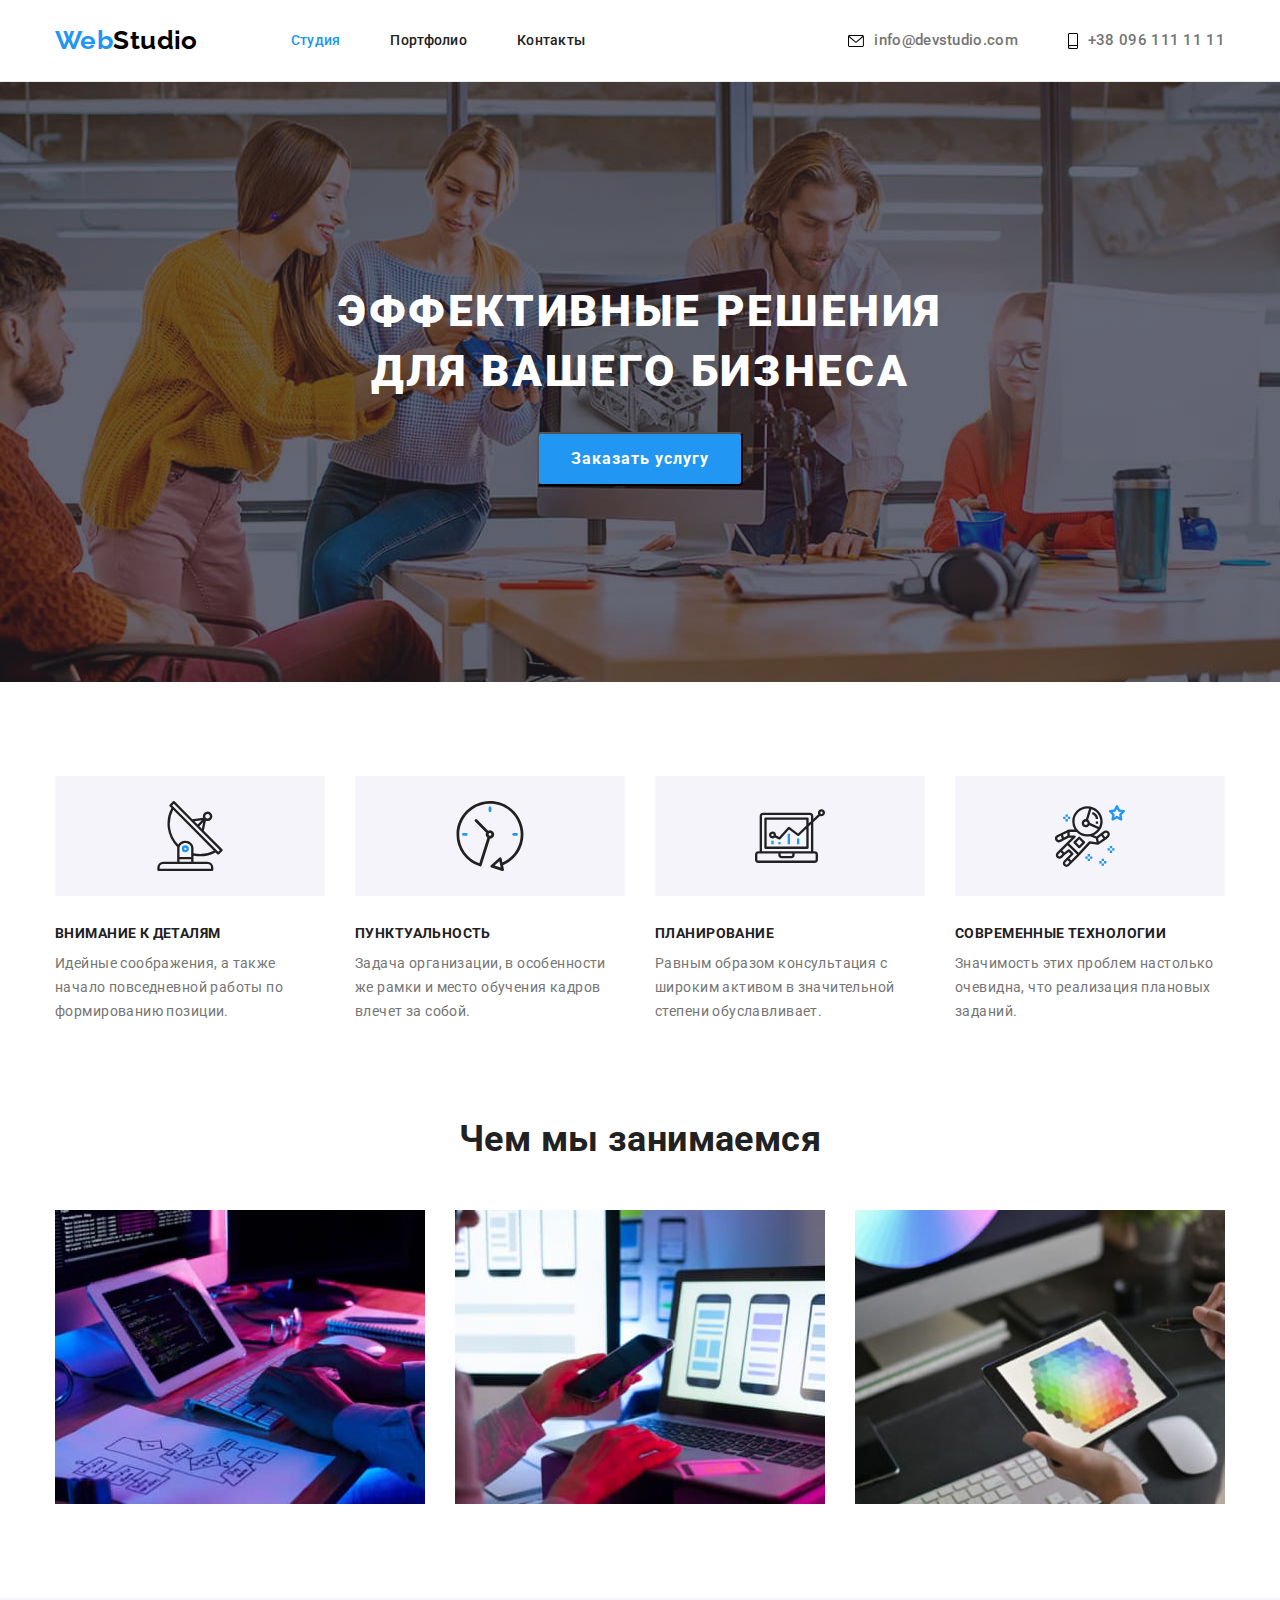
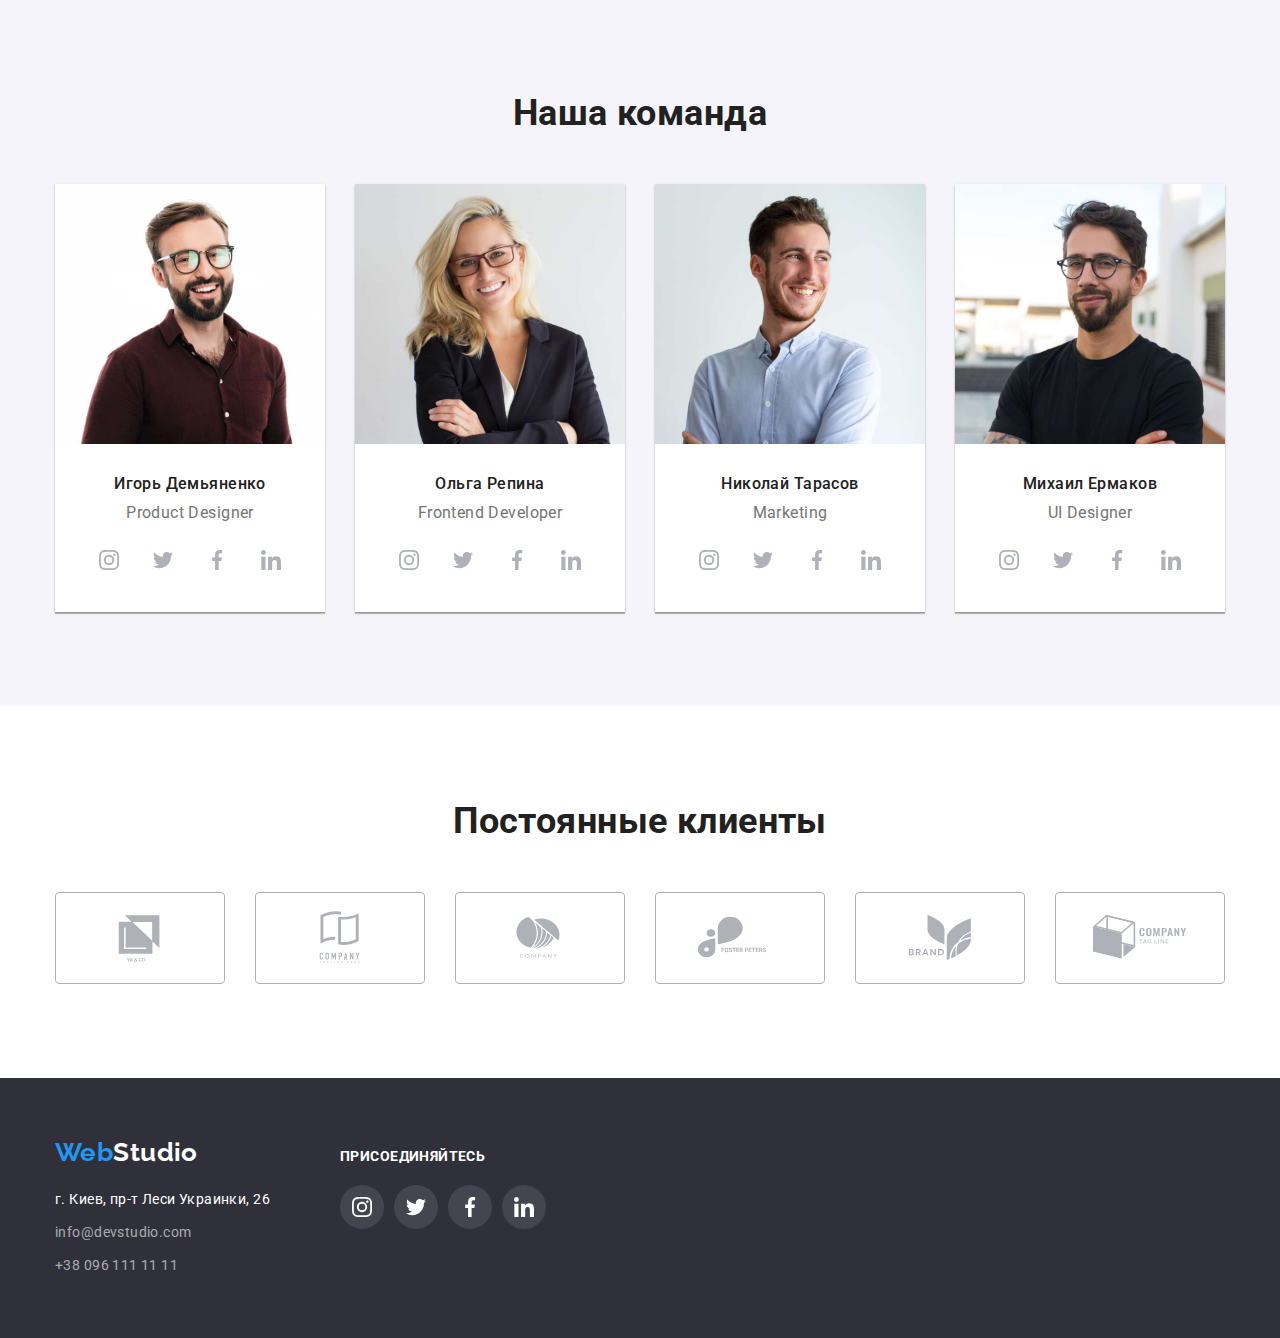
<file: index.html>
<!DOCTYPE html>
<html lang="ru">
  <head>
    <meta charset="UTF-8" />
    <meta http-equiv="X-UA-Compatible" content="IE=edge" />
    <meta name="viewport" content="width=device-width, initial-scale=1.0" />
    <title>Document</title>
    <link rel="preconnect" href="https://fonts.googleapis.com" />
    <link rel="preconnect" href="https://fonts.gstatic.com" crossorigin />
    <link
      href="https://fonts.googleapis.com/css2?family=Raleway:wght@700&family=Roboto:wght@400;500;700;900&display=swap"
      rel="stylesheet"
    />
    <link
      href="https://cdnjs.cloudflare.com/ajax/libs/modern-normalize/1.1.0/modern-normalize.min.css"
      rel="stylesheet"
    />
    <link rel="stylesheet" href="./css/styles.css" />
  </head>
  <body>
    <header class="header">
      <div class="container header-container">
        <nav class="main-nav">
          <a class="link logo" href="./index.html"><span class="logo-web">Web</span>Studio</a>
          <ul class="site-nav list">
            <li class="item"><a href="./index.html" class="link active">Студия</a></li>
            <li class="item"><a href="./portfolio.html" class="link">Портфолио</a></li>
            <li class="item"><a href="" class="link">Контакты</a></li>
          </ul>
        </nav>
        <ul class="address-nav list">
          <li class="item">
            <a href="mailto:info@devstudio.com" class="link mail-link">
              <svg class="icon-mail" width="16" height="12">
                <use href="./images/icons.svg#icon-envelope"></use>
              </svg>
              info@devstudio.com</a
            >
          </li>
          <li class="item">
            <a href="tel:+380961111111" class="link phone-link">
              <svg class="icon-phone" width="10" height="16">
                <use href="./images/icons.svg#icon-smartphone"></use>
              </svg>
              +38 096 111 11 11</a
            >
          </li>
        </ul>
      </div>
    </header>
    <main>
      <!-- Hero -->
      <section class="hero overlay">
        <div class="hero-title-container">
          <h1 class="hero-title">Эффективные решения для вашего бизнеса</h1>
        </div>
        <button type="button" class="hero-button">Заказать услугу</button>
      </section>
      <!-- Benefits section -->
      <section class="section">
        <div class="container">
          <h2 class="visually-hidden">Преимущества</h2>
          <ul class="list benefit-list">
            <li class="item">
              <div class="benefit-thumb">
                <svg width="70" height="70">
                  <use href="./images/icons.svg#icon-antenna"></use>
                </svg>
              </div>
              <h3 class="title">Внимание к деталям</h3>
              <p class="description">
                Идейные соображения, а также начало повседневной работы по формированию позиции.
              </p>
            </li>
            <li class="item">
              <div class="benefit-thumb">
                <svg width="70" height="70">
                  <use href="./images/icons.svg#icon-clock"></use>
                </svg>
              </div>
              <h3 class="title">Пунктуальность</h3>
              <p class="description">
                Задача организации, в особенности же рамки и место обучения кадров влечет за собой.
              </p>
            </li>
            <li class="item">
              <div class="benefit-thumb">
                <svg width="70" height="70">
                  <use href="./images/icons.svg#icon-diagram"></use>
                </svg>
              </div>
              <h3 class="title">Планирование</h3>
              <p class="description">
                Равным образом консультация с широким активом в значительной степени обуславливает.
              </p>
            </li>
            <li class="item">
              <div class="benefit-thumb">
                <svg width="70" height="70">
                  <use href="./images/icons.svg#icon-astronaut"></use>
                </svg>
              </div>
              <h3 class="title">Современные технологии</h3>
              <p class="description">
                Значимость этих проблем настолько очевидна, что реализация плановых заданий.
              </p>
            </li>
          </ul>
        </div>
      </section>
      <!-- Our work -->
      <section class="section no-top-padding">
        <div class="container">
          <h2 class="section-title centered">Чем мы занимаемся</h2>
          <ul class="list work-list">
            <li class="item">
              <a href=""
                ><img src="./images/work/laptop.jpg" alt="Laptop markup" width="370" height="294"
              /></a>
            </li>
            <li class="item">
              <a href=""
                ><img src="./images/work/mobile.jpg" alt="Mobile markup" width="370" height="294"
              /></a>
            </li>
            <li class="item">
              <a href=""
                ><img src="./images/work/tablet.jpg" alt="Tablet markup" width="370" height="294"
              /></a>
            </li>
          </ul>
        </div>
      </section>
      <!-- Our team -->
      <section class="section team">
        <div class="container">
          <h2 class="section-title centered">Наша команда</h2>
          <ul class="list team-list">
            <li class="item">
              <a href="" class="link"
                ><img
                  src="./images/team/team-IgorDemianenko.jpg"
                  alt="Игорь Демьяненко"
                  width="270"
                  height="260"
              /></a>
              <div class="team-item-bottom">
                <h3 class="name">Игорь Демьяненко</h3>
                <p class="profession">Product Designer</p>
                <ul class="list socials-list">
                  <li>
                    <a href="" class="link socials-link">
                      <svg class="icon-socials" width="20" height="20">
                        <use href="./images/icons.svg#icon-instagram"></use>
                      </svg>
                    </a>
                  </li>
                  <li>
                    <a href="" class="link socials-link">
                      <svg class="icon-socials" width="20" height="20">
                        <use href="./images/icons.svg#icon-twitter"></use>
                      </svg>
                    </a>
                  </li>
                  <li>
                    <a href="" class="link socials-link">
                      <svg class="icon-socials" width="20" height="20">
                        <use href="./images/icons.svg#icon-facebook"></use>
                      </svg>
                    </a>
                  </li>
                  <li>
                    <a href="" class="link socials-link">
                      <svg class="icon-socials" width="20" height="20">
                        <use href="./images/icons.svg#icon-linkedin"></use>
                      </svg>
                    </a>
                  </li>
                </ul>
              </div>
            </li>
            <li class="item">
              <a href=""
                ><img
                  src="./images/team/team-OlgaRepina.jpg"
                  alt="Ольга Репина"
                  width="270"
                  height="260"
              /></a>
              <div class="team-item-bottom">
                <h3 class="name">Ольга Репина</h3>
                <p class="profession">Frontend Developer</p>
                <ul class="list socials-list">
                  <li>
                    <a href="" class="link socials-link">
                      <svg class="icon-socials" width="20" height="20">
                        <use href="./images/icons.svg#icon-instagram"></use>
                      </svg>
                    </a>
                  </li>
                  <li>
                    <a href="" class="link socials-link">
                      <svg class="icon-socials" width="20" height="20">
                        <use href="./images/icons.svg#icon-twitter"></use>
                      </svg>
                    </a>
                  </li>
                  <li>
                    <a href="" class="link socials-link">
                      <svg class="icon-socials" width="20" height="20">
                        <use href="./images/icons.svg#icon-facebook"></use>
                      </svg>
                    </a>
                  </li>
                  <li>
                    <a href="" class="link socials-link">
                      <svg class="icon-socials" width="20" height="20">
                        <use href="./images/icons.svg#icon-linkedin"></use>
                      </svg>
                    </a>
                  </li>
                </ul>
              </div>
            </li>
            <li class="item">
              <a href=""
                ><img
                  src="./images/team/team-NikolajTarasov.jpg"
                  alt="Николай Тарасов"
                  width="270"
                  height="260"
              /></a>
              <div class="team-item-bottom">
                <h3 class="name">Николай Тарасов</h3>
                <p class="profession">Marketing</p>
                <ul class="list socials-list">
                  <li>
                    <a href="" class="link socials-link">
                      <svg class="icon-socials" width="20" height="20">
                        <use href="./images/icons.svg#icon-instagram"></use>
                      </svg>
                    </a>
                  </li>
                  <li>
                    <a href="" class="link socials-link">
                      <svg class="icon-socials" width="20" height="20">
                        <use href="./images/icons.svg#icon-twitter"></use>
                      </svg>
                    </a>
                  </li>
                  <li>
                    <a href="" class="link socials-link">
                      <svg class="icon-socials" width="20" height="20">
                        <use href="./images/icons.svg#icon-facebook"></use>
                      </svg>
                    </a>
                  </li>
                  <li>
                    <a href="" class="link socials-link">
                      <svg class="icon-socials" width="20" height="20">
                        <use href="./images/icons.svg#icon-linkedin"></use>
                      </svg>
                    </a>
                  </li>
                </ul>
              </div>
            </li>
            <li class="item">
              <a href=""
                ><img
                  src="./images/team/team-MihailErmakov.jpg"
                  alt="Михаил Ермаков"
                  width="270"
                  height="260"
              /></a>
              <div class="team-item-bottom">
                <h3 class="name">Михаил Ермаков</h3>
                <p class="profession">UI Designer</p>
                <ul class="list socials-list">
                  <li>
                    <a href="" class="link socials-link">
                      <svg class="icon-socials" width="20" height="20">
                        <use href="./images/icons.svg#icon-instagram"></use>
                      </svg>
                    </a>
                  </li>
                  <li>
                    <a href="" class="link socials-link">
                      <svg class="icon-socials" width="20" height="20">
                        <use href="./images/icons.svg#icon-twitter"></use>
                      </svg>
                    </a>
                  </li>
                  <li>
                    <a href="" class="link socials-link">
                      <svg class="icon-socials" width="20" height="20">
                        <use href="./images/icons.svg#icon-facebook"></use>
                      </svg>
                    </a>
                  </li>
                  <li>
                    <a href="" class="link socials-link">
                      <svg class="icon-socials" width="20" height="20">
                        <use href="./images/icons.svg#icon-linkedin"></use>
                      </svg>
                    </a>
                  </li>
                </ul>
              </div>
            </li>
          </ul>
        </div>
      </section>
      <!-- Our clients -->
      <section class="section clients">
        <div class="container">
          <h2 class="section-title centered">Постоянные клиенты</h2>
          <ul class="list client-list">
            <li class="item">
              <a href="" class="link client-link">
                <svg class="icon-client" width="106" height="60">
                  <use href="./images/icons.svg#icon-client1"></use>
                </svg>
              </a>
            </li>
            <li class="item">
              <a href="" class="link client-link">
                <svg class="icon-client" width="106" height="60">
                  <use href="./images/icons.svg#icon-client2"></use>
                </svg>
              </a>
            </li>
            <li class="item">
              <a href="" class="link client-link">
                <svg class="icon-client" width="106" height="60">
                  <use href="./images/icons.svg#icon-client3"></use>
                </svg>
              </a>
            </li>
            <li class="item">
              <a href="" class="link client-link">
                <svg class="icon-client" width="106" height="60">
                  <use href="./images/icons.svg#icon-client4"></use>
                </svg>
              </a>
            </li>
            <li class="item">
              <a href="" class="link client-link">
                <svg class="icon-client" width="106" height="60">
                  <use href="./images/icons.svg#icon-client5"></use>
                </svg>
              </a>
            </li>
            <li class="item">
              <a href="" class="link client-link">
                <svg class="icon-client" width="106" height="60">
                  <use href="./images/icons.svg#icon-client6"></use>
                </svg>
              </a>
            </li>
          </ul>
        </div>
      </section>
    </main>
    <footer class="footer">
      <div class="container footer-container">
        <div class="address-box">
          <a class="link footer-logo" href="./index.html"
            ><span class="logo-web">Web</span>Studio</a
          >
          <ul class="footer-address-nav list">
            <li class="footer-item">
              <address class="link address">г. Киев, пр-т Леси Украинки, 26</address>
            </li>
            <li class="footer-item">
              <a href="mailto:info@devstudio.com" class="link">info@devstudio.com</a>
            </li>
            <li class="footer-item">
              <a href="tel:+380961111111" class="link">+38 096 111 11 11</a>
            </li>
          </ul>
        </div>
        <div class="soicals-box">
          <h3 class="socials-title">Присоединяйтесь</h3>
          <ul class="list socials-list">
            <li>
              <a href="" class="link socials-link footer-socials-link">
                <svg class="icon-socials icon-footer-socials" width="20" height="20">
                  <use href="./images/icons.svg#icon-instagram"></use>
                </svg>
              </a>
            </li>
            <li>
              <a href="" class="link socials-link footer-socials-link">
                <svg class="icon-socials icon-footer-socials" width="20" height="20">
                  <use href="./images/icons.svg#icon-twitter"></use>
                </svg>
              </a>
            </li>
            <li>
              <a href="" class="link socials-link footer-socials-link">
                <svg class="icon-socials icon-footer-socials" width="20" height="20">
                  <use href="./images/icons.svg#icon-facebook"></use>
                </svg>
              </a>
            </li>
            <li>
              <a href="" class="link socials-link footer-socials-link">
                <svg class="icon-socials icon-footer-socials" width="20" height="20">
                  <use href="./images/icons.svg#icon-linkedin"></use>
                </svg>
              </a>
            </li>
          </ul>
        </div>
      </div>
    </footer>
  </body>
</html>
</file>
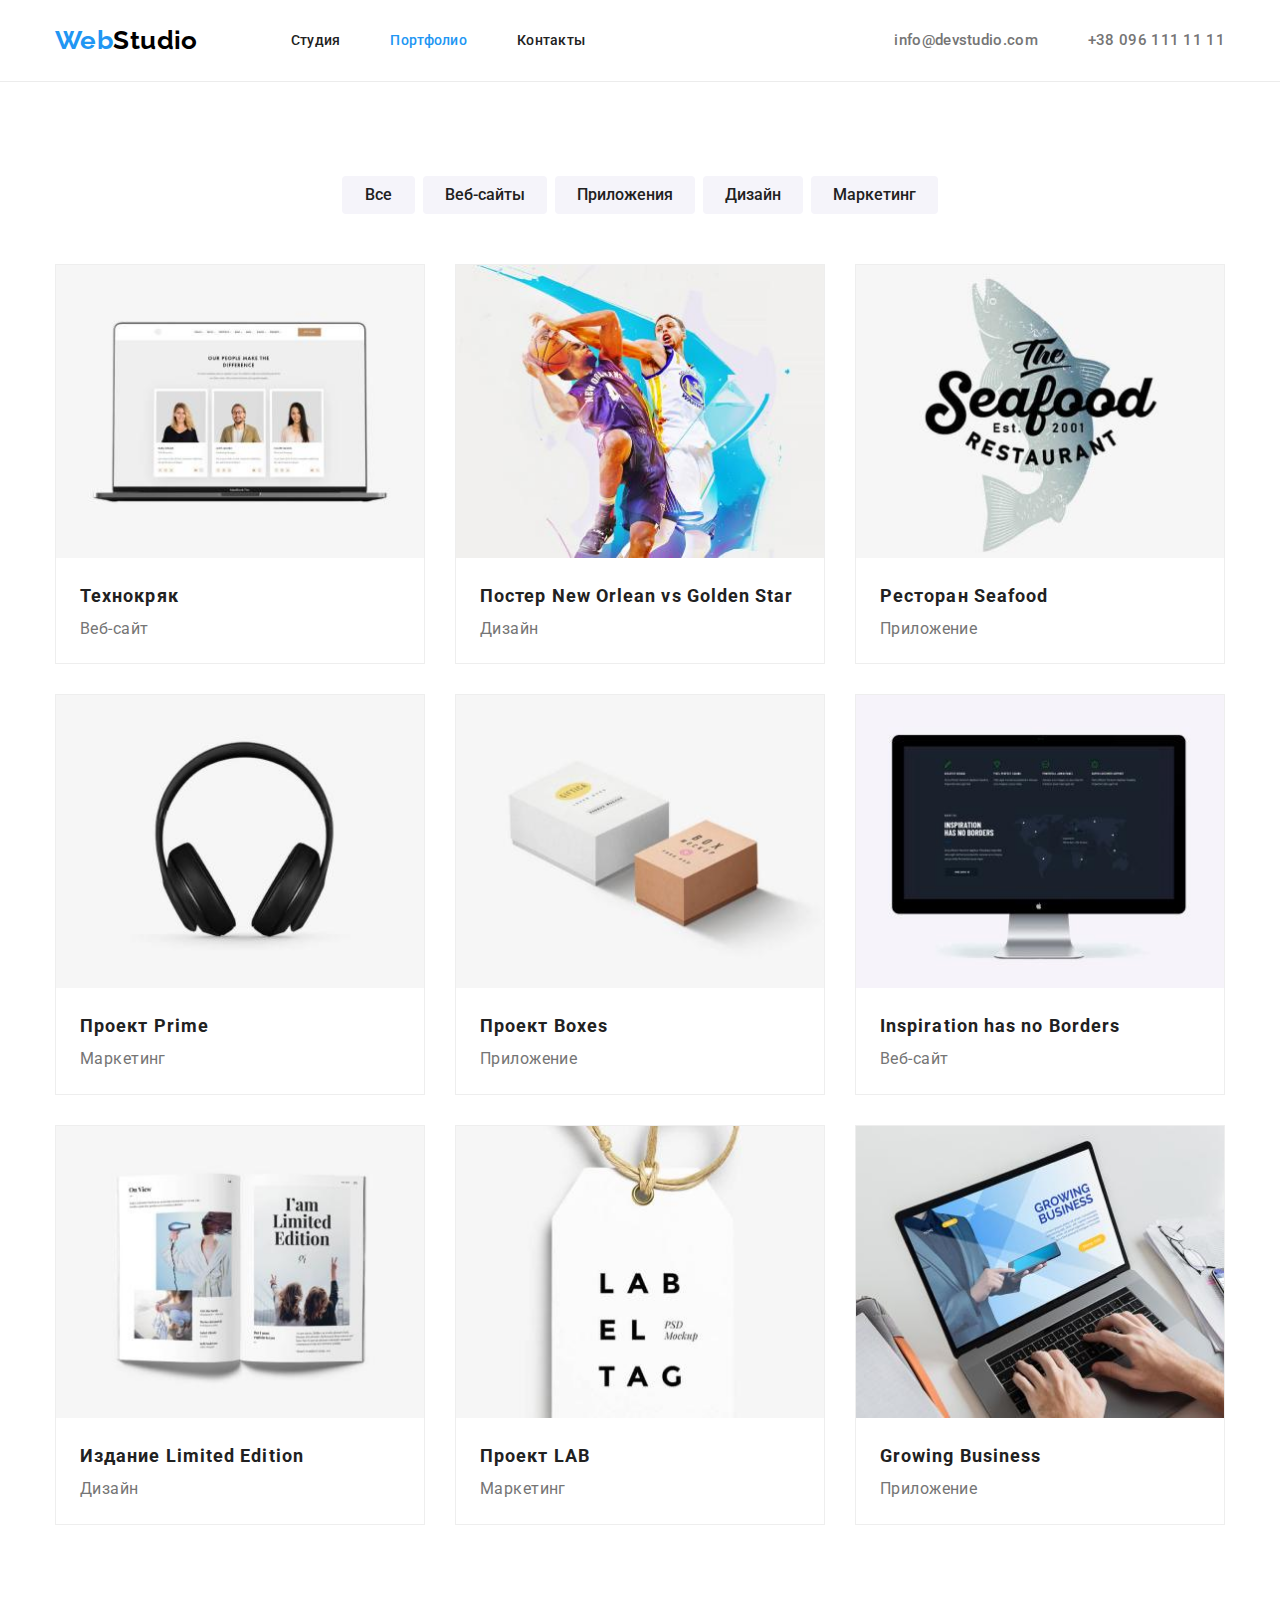
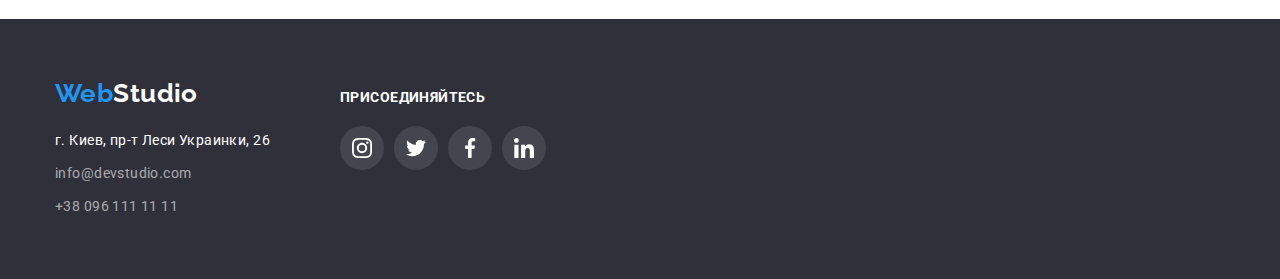
<file: portfolio.html>
<!DOCTYPE html>
<html lang="ru">
  <head>
    <meta charset="UTF-8" />
    <meta http-equiv="X-UA-Compatible" content="IE=edge" />
    <meta name="viewport" content="width=device-width, initial-scale=1.0" />
    <title>Document</title>
    <link rel="preconnect" href="https://fonts.googleapis.com" />
    <link rel="preconnect" href="https://fonts.gstatic.com" crossorigin />
    <link
      href="https://fonts.googleapis.com/css2?family=Raleway:wght@700&family=Roboto:wght@400;500;700;900&display=swap"
      rel="stylesheet"
    />
    <link
      rel="stylesheet"
      href="https://cdnjs.cloudflare.com/ajax/libs/modern-normalize/1.1.0/modern-normalize.min.css"
    />
    <link rel="stylesheet" href="./css/styles.css" />
  </head>
  <body>
    <header class="header">
      <div class="container header-container">
        <nav class="main-nav">
          <a class="link logo" href="./index.html"><span class="logo-web">Web</span>Studio</a>
          <ul class="site-nav list">
            <li class="item"><a href="./index.html" class="link">Студия</a></li>
            <li class="item"><a href="./portfolio.html" class="link active">Портфолио</a></li>
            <li class="item"><a href="" class="link">Контакты</a></li>
          </ul>
        </nav>
        <ul class="address-nav list">
          <li class="item">
            <a href="mailto:info@devstudio.com" class="link">info@devstudio.com</a>
          </li>
          <li class="item"><a href="tel:+380961111111" class="link">+38 096 111 11 11</a></li>
        </ul>
      </div>
    </header>
    <main>
      <!-- Projects -->
      <section class="section">
        <div class="container">
          <h1 class="section-title visually-hidden">Наши проекты</h1>
          <ul class="list filter-list">
            <li class="item"><button type="button" class="button">Все</button></li>
            <li class="item"><button type="button" class="button">Веб-сайты</button></li>
            <li class="item"><button type="button" class="button">Приложения</button></li>
            <li class="item"><button type="button" class="button">Дизайн</button></li>
            <li class="item"><button type="button" class="button">Маркетинг</button></li>
          </ul>
          <ul class="list project-list">
            <li class="item">
              <a href="" class="link">
                <img
                  src="./images/projects/projects-img1.jpg"
                  alt="Портфолио членов команды"
                  width="370"
                  height="294"
                />
                <div class="project-item-bottom">
                  <h2 class="title">Технокряк</h2>
                  <p class="description">Веб-сайт</p>
                </div>
              </a>
            </li>
            <li class="item">
              <a href="" class="link">
                <img
                  src="./images/projects/projects-img2.jpg"
                  alt="Баскетбольный постер"
                  width="370"
                  height="294"
                />
                <div class="project-item-bottom">
                  <h2 class="title">Постер New Orlean vs Golden Star</h2>
                  <p class="description">Дизайн</p>
                </div>
              </a>
            </li>
            <li class="item">
              <a href="" class="link">
                <img
                  src="./images/projects/projects-img3.jpg"
                  alt="Логотип ресторана"
                  width="370"
                  height="294"
                />
                <div class="project-item-bottom">
                  <h2 class="title">Ресторан Seafood</h2>
                  <p class="description">Приложение</p>
                </div>
              </a>
            </li>
            <li class="item">
              <a href="" class="link">
                <img
                  src="./images/projects/projects-img4.jpg"
                  alt="Наушники"
                  width="370"
                  height="294"
                />
                <div class="project-item-bottom">
                  <h2 class="title">Проект Prime</h2>
                  <p class="description">Маркетинг</p>
                </div>
              </a>
            </li>
            <li class="item">
              <a href="" class="link">
                <img
                  alt="Коробки"
                  src="./images/projects/projects-img5.jpg"
                  width="370"
                  height="294"
                />
                <div class="project-item-bottom">
                  <h2 class="title">Проект Boxes</h2>
                  <p class="description">Приложение</p>
                </div>
              </a>
            </li>
            <li class="item">
              <a href="" class="link">
                <img
                  src="./images/projects/projects-img6.jpg"
                  alt="Монитор"
                  width="370"
                  height="294"
                />
                <div class="project-item-bottom">
                  <h2 class="title">Inspiration has no Borders</h2>
                  <p class="description">Веб-сайт</p>
                </div>
              </a>
            </li>
            <li class="item">
              <a href="" class="link">
                <img
                  src="./images/projects/projects-img7.jpg"
                  alt="Книга"
                  width="370"
                  height="294"
                />
                <div class="project-item-bottom">
                  <h2 class="title">Издание Limited Edition</h2>
                  <p class="description">Дизайн</p>
                </div>
              </a>
            </li>
            <li class="item">
              <a href="" class="link">
                <img
                  src="./images/projects/projects-img8.jpg"
                  alt="Визитка"
                  width="370"
                  height="294"
                />
                <div class="project-item-bottom">
                  <h2 class="title">Проект LAB</h2>
                  <p class="description">Маркетинг</p>
                </div>
              </a>
            </li>
            <li class="item">
              <a href="" class="link">
                <img
                  src="./images/projects/projects-img9.jpg"
                  alt="Ноутбук"
                  width="370"
                  height="294"
                />
                <div class="project-item-bottom">
                  <h2 class="title">Growing Business</h2>
                  <p class="description">Приложение</p>
                </div>
              </a>
            </li>
          </ul>
        </div>
      </section>
    </main>
    <footer class="footer">
      <div class="container footer-container">
        <div class="address-box">
          <a class="link footer-logo" href="./index.html"
            ><span class="logo-web">Web</span>Studio</a
          >
          <ul class="footer-address-nav list">
            <li class="footer-item">
              <address class="link address">г. Киев, пр-т Леси Украинки, 26</address>
            </li>
            <li class="footer-item">
              <a href="mailto:info@devstudio.com" class="link">info@devstudio.com</a>
            </li>
            <li class="footer-item">
              <a href="tel:+380961111111" class="link">+38 096 111 11 11</a>
            </li>
          </ul>
        </div>
        <div class="soicals-box">
          <h3 class="socials-title">Присоединяйтесь</h3>
          <ul class="list socials-list">
            <li>
              <a href="" class="link socials-link footer-socials-link">
                <svg class="icon-socials icon-footer-socials" width="20" height="20">
                  <use href="./images/icons.svg#icon-instagram"></use>
                </svg>
              </a>
            </li>
            <li>
              <a href="" class="link socials-link footer-socials-link">
                <svg class="icon-socials icon-footer-socials" width="20" height="20">
                  <use href="./images/icons.svg#icon-twitter"></use>
                </svg>
              </a>
            </li>
            <li>
              <a href="" class="link socials-link footer-socials-link">
                <svg class="icon-socials icon-footer-socials" width="20" height="20">
                  <use href="./images/icons.svg#icon-facebook"></use>
                </svg>
              </a>
            </li>
            <li>
              <a href="" class="link socials-link footer-socials-link">
                <svg class="icon-socials icon-footer-socials" width="20" height="20">
                  <use href="./images/icons.svg#icon-linkedin"></use>
                </svg>
              </a>
            </li>
          </ul>
        </div>
      </div>
    </footer>
  </body>
</html>
</file>
<file: css/styles.css>
:root {
  --primary-text-color: #757575;
  --title-text-color: #212121;
  --accent-color: #2196f3;
  --primary-white-color: #ffffff;
  --primary-bg-color: #f5f4fa;
  --secondary-bg-color: #2f303a;
}

/* Reset styles */
h1,
h2,
h3,
h4,
h5,
h6,
p {
  margin: 0;
}

img {
  display: block;
  max-width: 100%;
  height: auto;
}

body {
  background-color: var(--primary-white-color);
  color: var(--primary-text-color);

  font-family: Roboto, sans-serif;
  letter-spacing: 0.03em;
  font-size: 14px;
}

.container {
  width: 1200px;
  padding-left: 15px;
  padding-right: 15px;
  margin: 0 auto;
}

.visually-hidden {
  clip: rect(0 0 0 0);
  clip-path: inset(50%);
  height: 1px;
  overflow: hidden;
  position: absolute;
  white-space: nowrap;
  width: 1px;
}

/* List */

.list {
  margin: 0;
  padding: 0;
  list-style: none;
}

/* Link */

.link {
  text-decoration: none;
}

/* Button */

.button {
  min-width: 73px;
  padding: 6px 22px;
  border: none;
  border-radius: 4px;
  cursor: pointer;
  background-color: var(--primary-bg-color);
  color: var(--title-text-color);
  font-family: Roboto;
  font-weight: 500;
  font-size: 16px;
  line-height: 1.63;
  text-align: center;
}

.button.primary {
  background-color: var(--accent-color);
  color: var(--primary-white-color);
}

.button.secondary {
  background-color: var(--primary-bg-color);
  color: var(--title-text-color);
}

.button:hover,
.button:focus {
  background-color: var(--accent-color);
  color: var(--primary-white-color);
  box-shadow: 0px 2px 2px 0px #0000001f, 0px 1px 2px 0px #00000014, 0px 3px 1px 0px #0000001a;
}

/* Logo */

.logo {
  margin-right: 93px;
  padding-top: 24px;
  padding-bottom: 25px;

  color: #000000;
  font-family: Raleway;
  font-weight: 700;
  font-size: 26px;
  line-height: 1.19;
}

.logo-web {
  color: var(--accent-color);
}

/* Header */

.header {
  border-bottom: 1px solid #ececec;
}

/* Main nav */

.header-container {
  display: flex;
  align-items: center;
}

.main-nav {
  display: flex;
  align-items: center;
}

/* Site nav */

.site-nav {
  display: flex;
}

.site-nav .item + .item {
  margin-left: 50px;
}

.site-nav .link {
  display: block;
  padding-top: 32px;
  padding-bottom: 32px;

  color: var(--title-text-color);
  font-weight: 500;
  line-height: 1.14;
  letter-spacing: 0.02em;
}

.site-nav .active {
  color: var(--accent-color);
}

.site-nav .link:hover,
.site-nav .link:focus {
  color: var(--accent-color);
}

.address-nav {
  display: flex;
  margin-left: auto;
}

.address-nav .item + .item {
  display: block;
  margin-left: 50px;
}

.address-nav .link {
  display: block;
  padding-top: 32px;
  padding-bottom: 32px;

  color: var(--primary-text-color);
  font-weight: 500;
  font-size: 15px;
  line-height: 1.14;
  letter-spacing: 0.02em;
}

.address-nav .link {
  display: flex;
  align-items: center;
}

.address-nav .link:hover,
.address-nav .link:focus {
  color: var(--accent-color);
}

.mail-link:hover .icon-mail,
.mail-link:focus .icon-mail {
  fill: var(--accent-color);
}

.phone-link:hover .icon-phone,
.phone-link:focus .icon-phone {
  fill: var(--accent-color);
}

.icon-mail,
.icon-phone {
  margin-right: 10px;
}

/* Hero */

.overlay {
  max-width: 1600px;
  height: 600px;
  margin: 0 auto;
  background-repeat: no-repeat;
  background-image: linear-gradient(to right, rgba(47, 48, 58, 0.4), rgba(47, 48, 58, 0.4)),
    url(../images/hero-image.jpg);
  background-position: center;
  background-size: cover;
}

.hero {
  padding-top: 200px;
  padding-bottom: 200px;
  text-align: center;
}
.hero-title-container {
  width: 696px;
  margin-right: auto;
  margin-left: auto;
  margin-bottom: 30px;
}

.hero-title {
  margin-top: 0;
  margin-bottom: 30px;

  color: var(--primary-white-color);
  font-weight: 900;
  font-size: 44px;
  line-height: 1.36;
  text-align: center;
  letter-spacing: 0.06em;
  text-transform: uppercase;
}

.hero-button {
  display: inline-block;
  border-radius: 4px;
  padding: 10px 32px;
  min-width: 200px;

  cursor: pointer;
  color: var(--primary-white-color);
  font-weight: 700;
  font-size: 16px;
  line-height: 1.88;
  letter-spacing: 0.06em;
  background-color: var(--accent-color);
  text-align: center;
}

.hero-button:hover {
  background-color: #188ce8;
}

/* Section */

.section {
  padding-top: 94px;
  padding-bottom: 94px;
}

.section.no-top-padding {
  padding-top: 0;
}

.section-title {
  margin-top: 0;
  margin-bottom: 50px;

  color: var(--title-text-color);
  font-weight: 700;
  font-size: 36px;
  line-height: 1.17;
  text-align: center;
}

.section-title.centered {
  text-align: center;
}

/* Benefits */

.benefit-list {
  display: flex;
  flex-wrap: wrap;
  margin-left: -30px;
}

.benefit-list .item {
  width: 270px;
  margin-left: 30px;
}

.benefit-thumb {
  display: flex;
  height: 120px;
  justify-content: center;
  align-items: center;
  background-color: var(--primary-bg-color);
}

.benefit-list .title {
  margin-top: 30px;
  margin-bottom: 10px;

  color: var(--title-text-color);
  font-weight: 700;
  font-size: 14px;
  line-height: 1.14;
  text-transform: uppercase;
}

.benefit-list .description {
  line-height: 1.71;
}

/* Work */

.work-list {
  display: flex;
  flex-wrap: wrap;
  margin-left: -30px;
}

.work-list .item {
  margin-left: 30px;
}

/* Team */

.team {
  background-color: var(--primary-bg-color);
}

.team-list {
  display: flex;
  flex-wrap: wrap;
  margin-left: -30px;
}

.team-list .item {
  flex-basis: calc(100% / 4-30px);
  margin-left: 30px;
  box-shadow: 0px 1px 3px rgba(0, 0, 0, 0.12), 0px 1px 1px rgba(0, 0, 0, 0.14),
    0px 2px 1px rgba(0, 0, 0, 0.2);
}

.team-list .name {
  margin-bottom: 10px;

  color: var(--title-text-color);
  font-weight: 500;
  font-size: 16px;
  line-height: 1.19;
  text-align: center;
}

.team-list .profession {
  margin-bottom: 16px;
  font-size: 16px;
  line-height: 1.19;
  text-align: center;
}

.team-item-bottom {
  padding-top: 30px;
  padding-bottom: 30px;
  background-color: #fff;
}

.socials-list {
  display: flex;
  justify-content: center;
}

.socials-list li:not(:last-child) {
  margin-right: 10px;
}

.socials-link {
  display: flex;
  justify-content: center;
  align-items: center;
  width: 44px;
  height: 44px;
  border: none;
  border-radius: 50%;
}

.icon-socials {
  fill: #afb1b8;
}

.socials-link:hover,
.socials-link:focus {
  background-color: var(--accent-color);
}

.socials-link:hover .icon-socials,
.socials-link:focus .icon-socials {
  fill: var(--primary-white-color);
}

/* Clients */

.client-list {
  display: flex;
  flex-wrap: wrap;
  margin-left: -30px;
}

.client-link {
  display: flex;
  justify-content: center;
  align-items: center;
  width: 170px;
  height: 92px;
  border: 1px solid #afb1b8;
  border-radius: 4px;
  margin-left: 30px;
}

.icon-client {
  fill: #afb1b8;
}

.client-link:hover,
.client-link:focus {
  border-color: var(--accent-color);
}

.client-link:hover .icon-client,
.client-link:focus .icon-client {
  fill: var(--accent-color);
}

/* Projects */

.filter-list {
  display: flex;
  justify-content: center;
  margin-bottom: 50px;
  margin-left: -8px;
}

.filter-list .item {
  flex-basis: calc(100% / 5-8px);
  margin-left: 8px;
}

.project-list {
  display: flex;
  flex-wrap: wrap;
  margin-left: -30px;
  margin-bottom: -30px;
}

.project-list .item {
  width: 370px;
  margin-left: 30px;
  margin-bottom: 30px;
  border: 1px solid #eeeeee;
}

.project-list .item:hover,
.project-list .item:focus {
  box-shadow: 0px 1px 1px rgba(0, 0, 0, 0.12), 0px 4px 4px rgba(0, 0, 0, 0.06),
    1px 4px 6px rgba(0, 0, 0, 0.16);
}

.project-list .title {
  color: var(--title-text-color);
  font-weight: 700;
  font-size: 18px;
  line-height: 2;
  letter-spacing: 0.06em;
}

.project-list .description {
  color: var(--primary-text-color);
  font-size: 16px;
  line-height: 1.87;
}

.project-item-bottom {
  padding: 20px 24px;
}

/* Footer */

.footer {
  padding-top: 60px;
  padding-bottom: 60px;
  background-color: var(--secondary-bg-color);
}

.footer-container {
  display: flex;
  align-items: baseline;
}

.address-box {
  margin-right: 70px;
}

.footer-logo {
  display: block;
  margin-bottom: 20px;

  font-family: Raleway;
  font-weight: 700;
  font-size: 26px;

  color: var(--primary-white-color);
}

.footer-item:not(:last-child) {
  margin-bottom: 9px;
}

.footer-address-nav .link {
  font-style: normal;
  color: rgba(255, 255, 255, 0.6);
  line-height: 1.71;
}

.link.address {
  color: var(--primary-white-color);
}

.footer-address-nav .link:hover,
.footer-address-nav .link:focus {
  color: var(--accent-color);
}

.socials-title {
  margin-bottom: 20px;
  font-size: 14px;
  font-weight: 700;
  line-height: 1.14;
  letter-spacing: 0.03em;
  text-transform: uppercase;
  color: var(--primary-white-color);
}

.footer-socials-link {
  background-color: rgba(255, 255, 255, 0.1);
}

.icon-footer-socials {
  fill: var(--primary-white-color);
}
</file>
